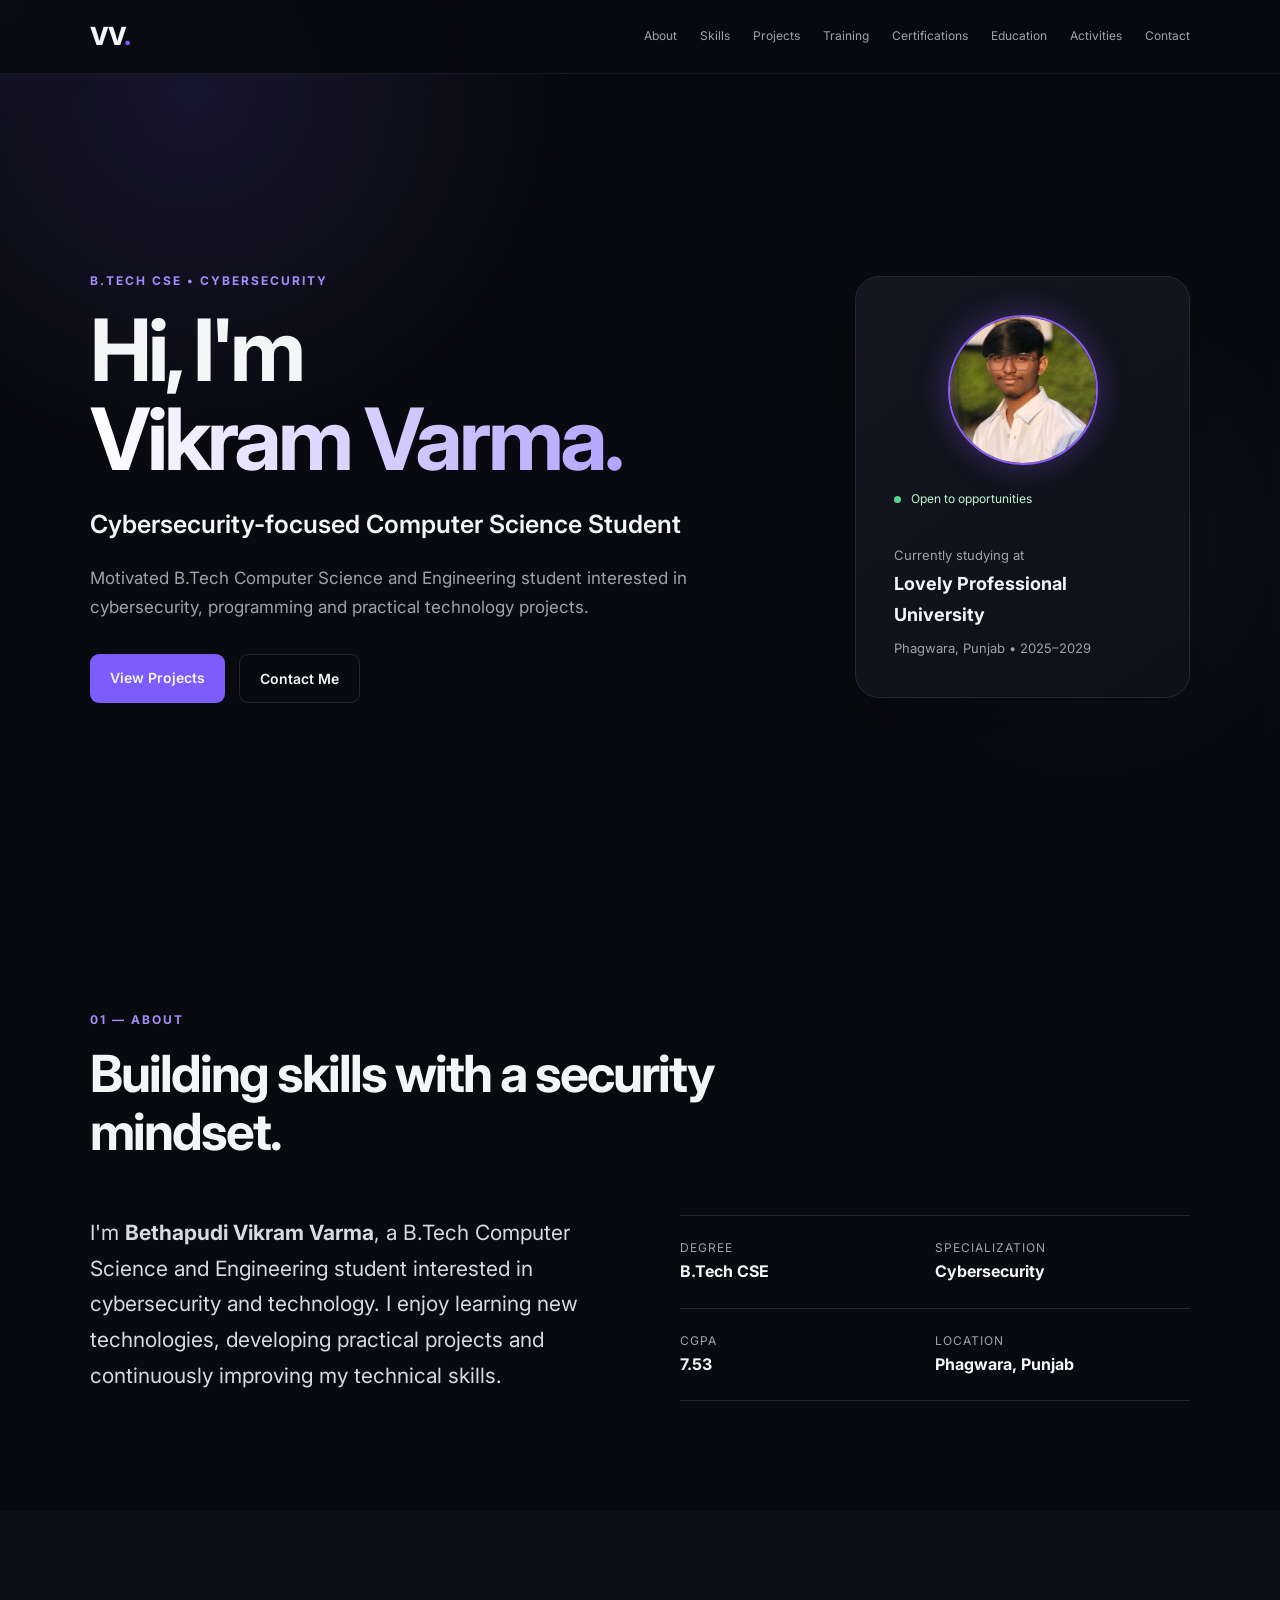
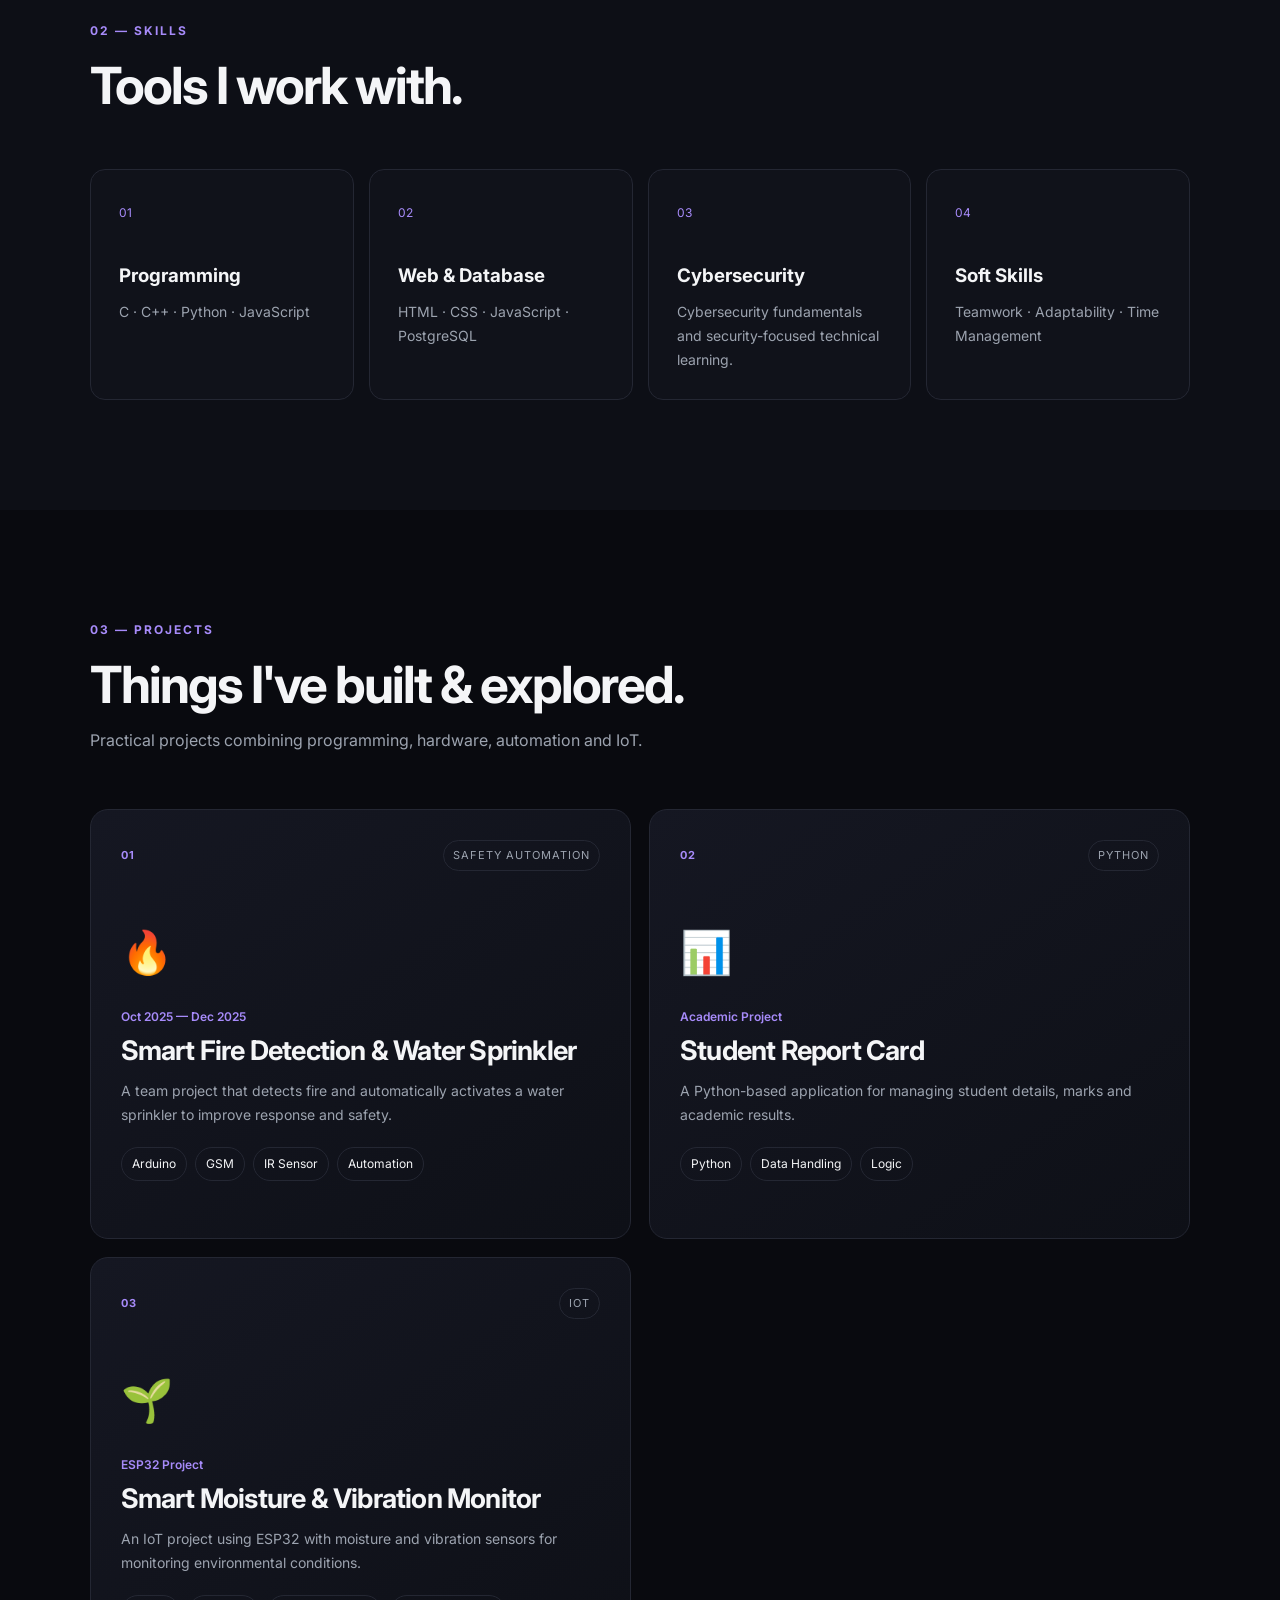
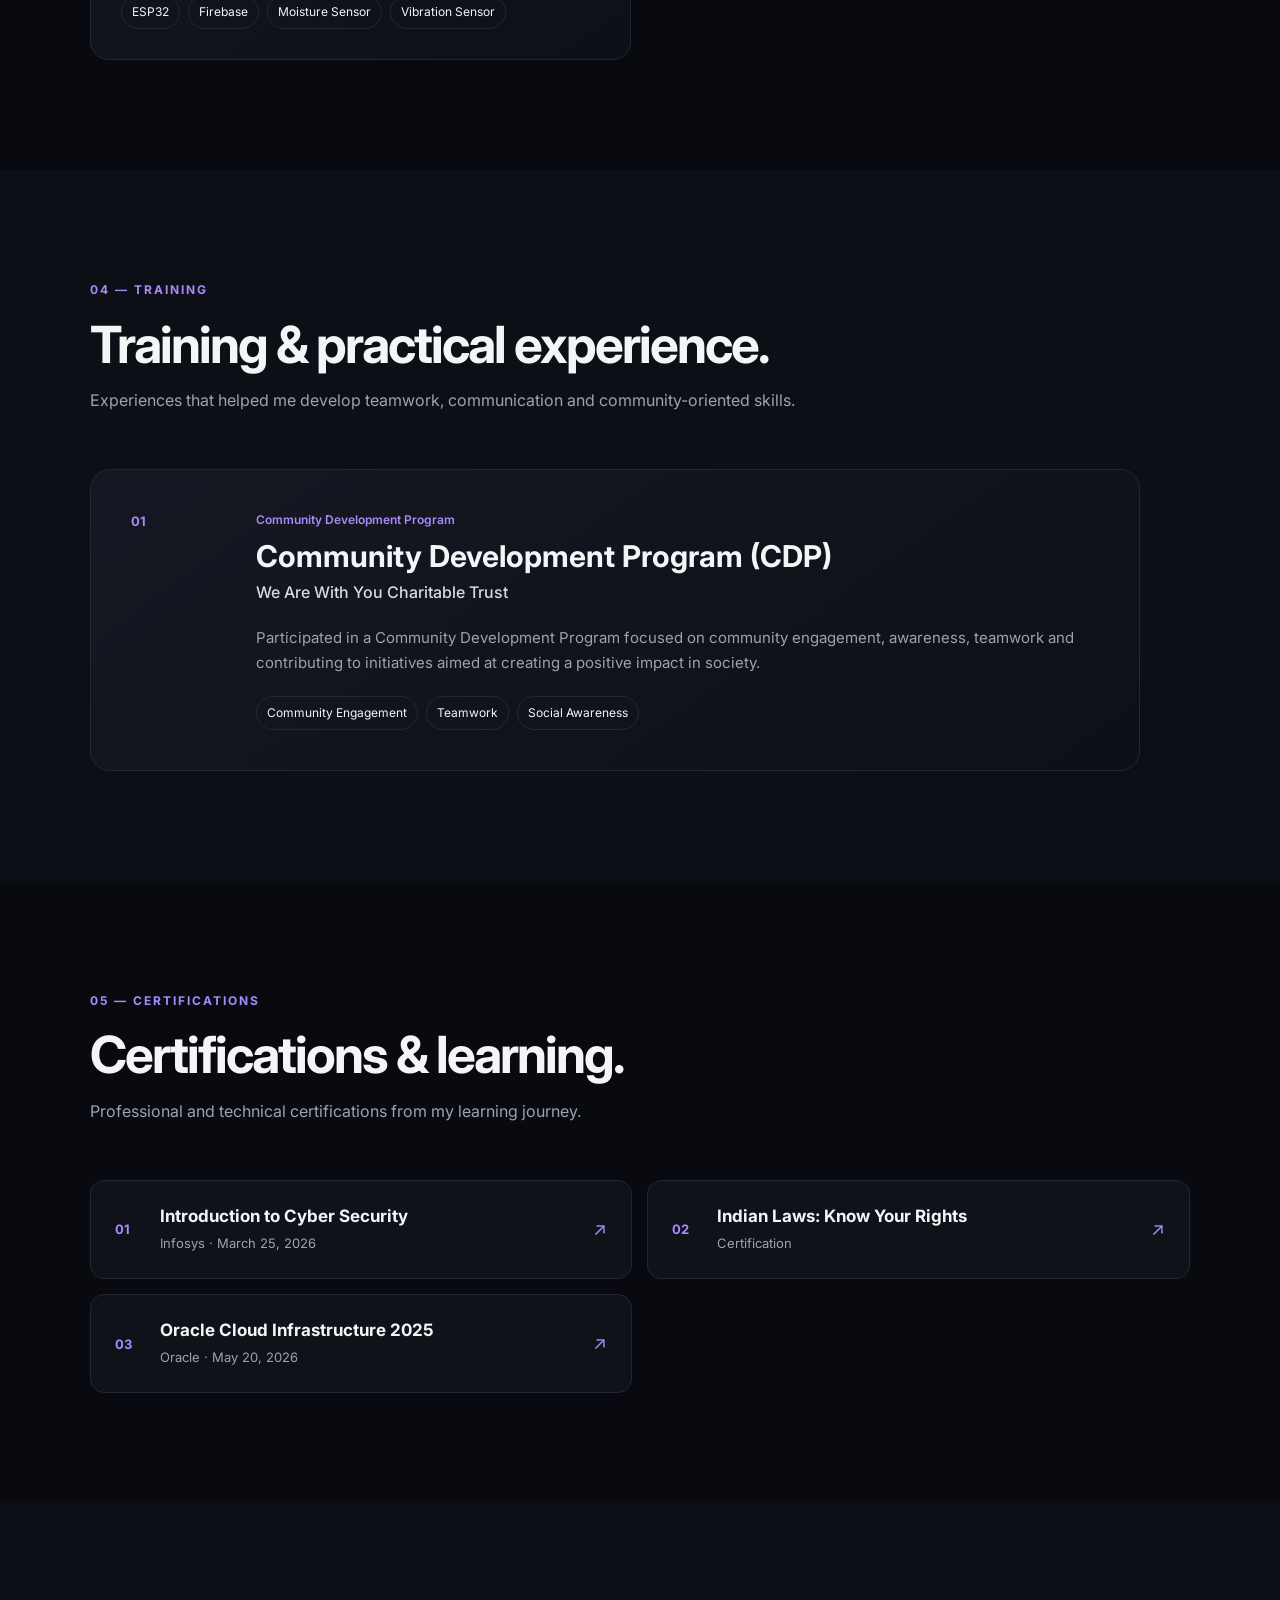
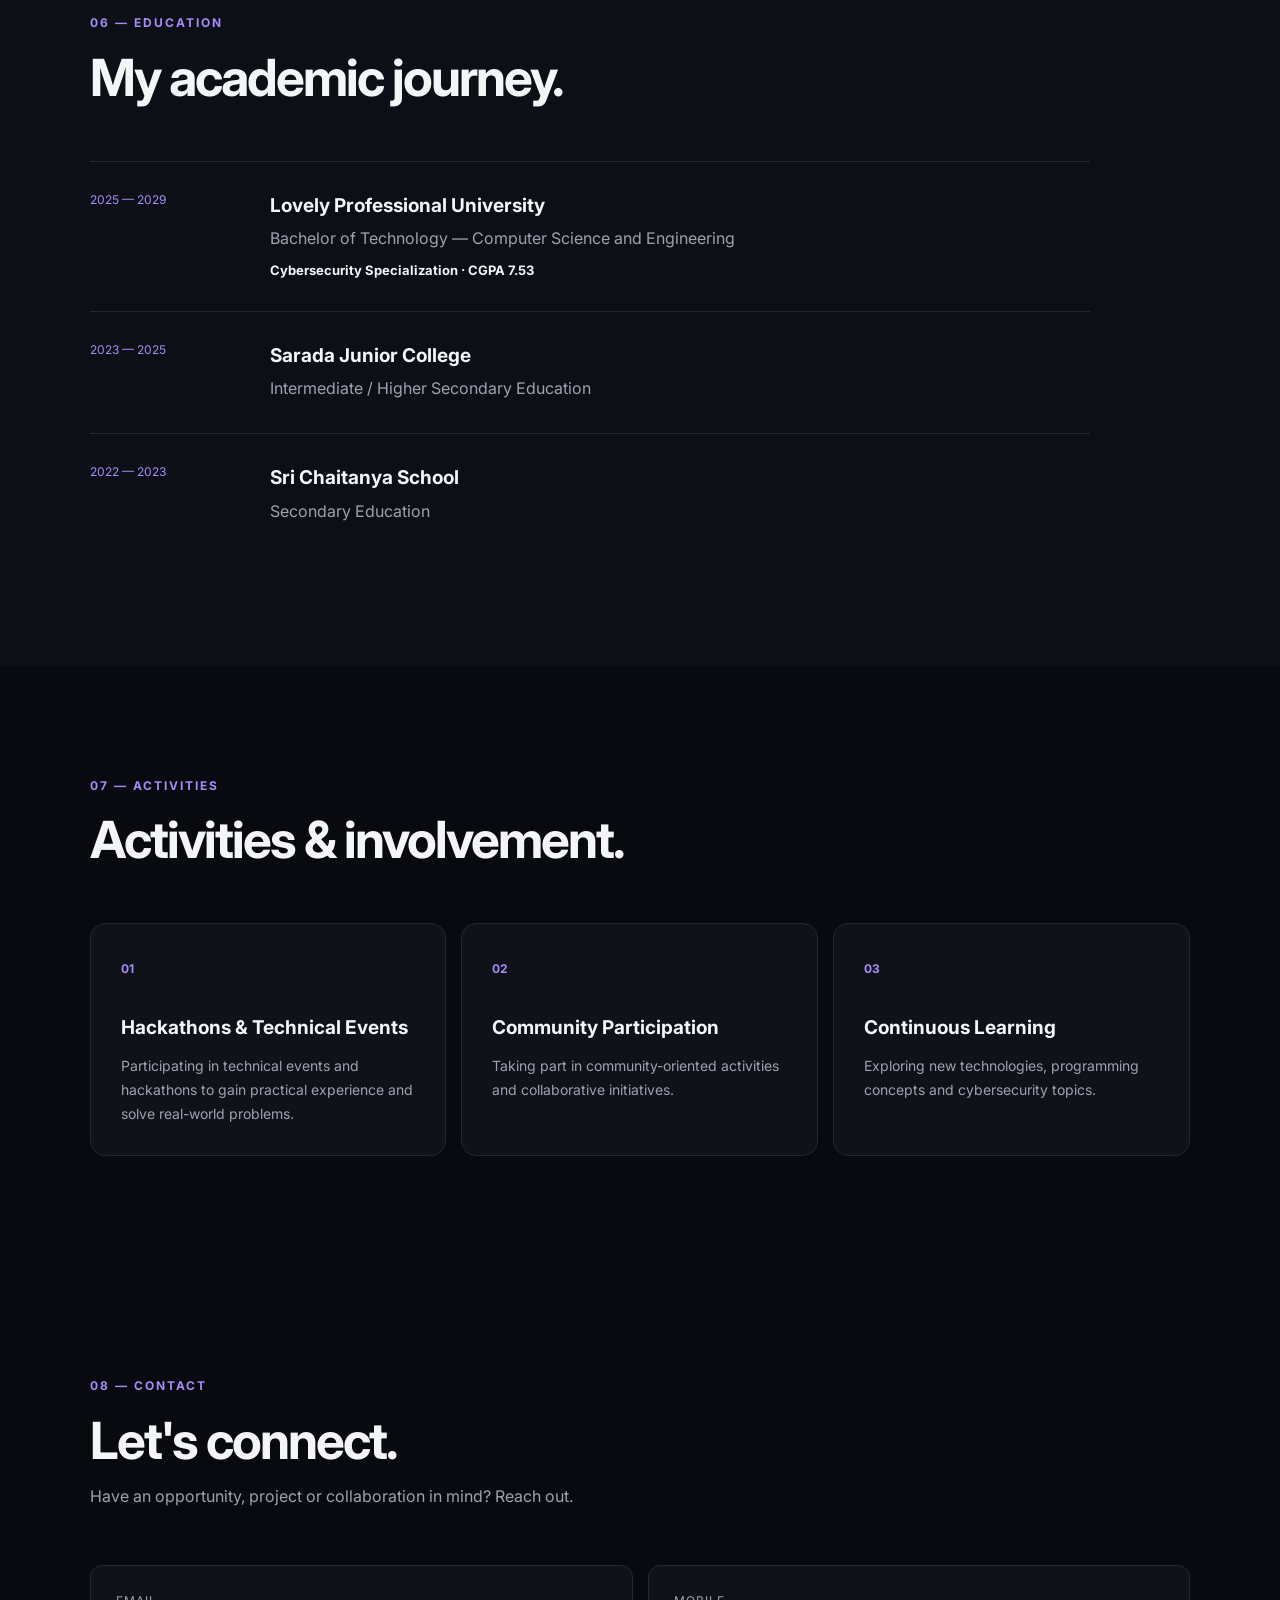
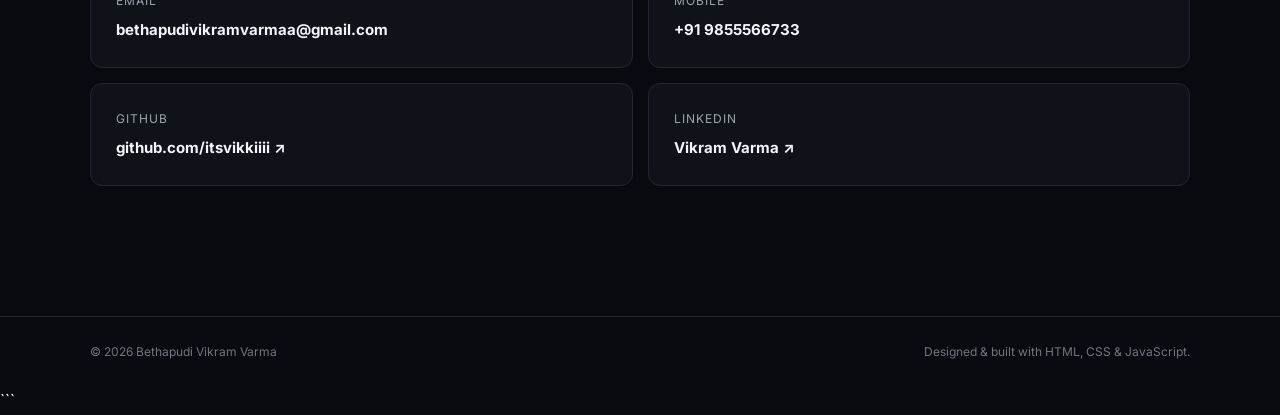
<file: index.html>
<!DOCTYPE html>
<html lang="en">
<head>
  <meta charset="UTF-8">
  <meta name="viewport" content="width=device-width, initial-scale=1.0">

  <title>Vikram Varma | Portfolio</title>

  <link rel="preconnect" href="https://fonts.googleapis.com">
  <link rel="preconnect" href="https://fonts.gstatic.com" crossorigin>

  <link
    href="https://fonts.googleapis.com/css2?family=Inter:wght@400;500;600;700;800&display=swap"
    rel="stylesheet"
  >

  <link rel="stylesheet" href="style.css">
</head>

<body>

  <!-- ================= NAVBAR ================= -->

  <header class="nav">

    <a href="#home" class="logo">
      VV<span>.</span>
    </a>

    <button class="menu" aria-label="Open menu">
      ☰
    </button>

    <nav>
      <a href="#about">About</a>
      <a href="#skills">Skills</a>
      <a href="#projects">Projects</a>
      <a href="#training">Training</a>
      <a href="#certifications">Certifications</a>
      <a href="#education">Education</a>
      <a href="#activities">Activities</a>
      <a href="#contact">Contact</a>
    </nav>

  </header>


  <main>

    <!-- ================= HERO ================= -->

    <section id="home" class="hero">

      <div class="hero-copy">

        <p class="eyebrow">
          B.Tech CSE • Cybersecurity
        </p>

        <h1>
          Hi, I'm
          <span>Vikram Varma.</span>
        </h1>

        <h2>
          Cybersecurity-focused Computer Science Student
        </h2>

        <p class="lead">
          Motivated B.Tech Computer Science and Engineering student
          interested in cybersecurity, programming and practical
          technology projects.
        </p>

        <div class="buttons">

          <a href="#projects" class="btn primary">
            View Projects
          </a>

          <a href="#contact" class="btn secondary">
            Contact Me
          </a>

        </div>

      </div>


      <div class="hero-card">

        <div class="profile-photo">
          <img
            src="vikram.jpg"
            alt="Vikram Varma"
          >
        </div>

        <div class="status">
          <i></i>
          Open to opportunities
        </div>

        <p>Currently studying at</p>

        <strong>
          Lovely Professional University
        </strong>

        <small>
          Phagwara, Punjab • 2025–2029
        </small>

      </div>

    </section>


    <!-- ================= ABOUT ================= -->

    <section id="about" class="section">

      <div class="section-heading">

        <p class="eyebrow">
          01 — About
        </p>

        <h2>
          Building skills with a security mindset.
        </h2>

      </div>


      <div class="about-grid">

        <p>
          I'm <strong>Bethapudi Vikram Varma</strong>, a B.Tech
          Computer Science and Engineering student interested in
          cybersecurity and technology. I enjoy learning new
          technologies, developing practical projects and
          continuously improving my technical skills.
        </p>


        <div class="facts">

          <div>
            <span>Degree</span>
            <strong>B.Tech CSE</strong>
          </div>

          <div>
            <span>Specialization</span>
            <strong>Cybersecurity</strong>
          </div>

          <div>
            <span>CGPA</span>
            <strong>7.53</strong>
          </div>

          <div>
            <span>Location</span>
            <strong>Phagwara, Punjab</strong>
          </div>

        </div>

      </div>

    </section>


    <!-- ================= SKILLS ================= -->

    <section id="skills" class="section alt">

      <div class="section-heading">

        <p class="eyebrow">
          02 — Skills
        </p>

        <h2>
          Tools I work with.
        </h2>

      </div>


      <div class="skill-grid">

        <div class="skill-card">

          <span>01</span>

          <h3>
            Programming
          </h3>

          <p>
            C · C++ · Python · JavaScript
          </p>

        </div>


        <div class="skill-card">

          <span>02</span>

          <h3>
            Web & Database
          </h3>

          <p>
            HTML · CSS · JavaScript · PostgreSQL
          </p>

        </div>


        <div class="skill-card">

          <span>03</span>

          <h3>
            Cybersecurity
          </h3>

          <p>
            Cybersecurity fundamentals and security-focused
            technical learning.
          </p>

        </div>


        <div class="skill-card">

          <span>04</span>

          <h3>
            Soft Skills
          </h3>

          <p>
            Teamwork · Adaptability · Time Management
          </p>

        </div>

      </div>

    </section>


    <!-- ================= PROJECTS ================= -->

    <section id="projects" class="section">

      <div class="section-heading">

        <p class="eyebrow">
          03 — Projects
        </p>

        <h2>
          Things I've built & explored.
        </h2>

        <p>
          Practical projects combining programming, hardware,
          automation and IoT.
        </p>

      </div>


      <div class="project-grid">


        <!-- PROJECT 1 -->

        <article class="project-card featured">

          <div class="project-top">

            <span class="project-index">
              01
            </span>

            <span class="project-label">
              Safety Automation
            </span>

          </div>

          <div class="project-icon">
            🔥
          </div>

          <p class="tag">
            Oct 2025 — Dec 2025
          </p>

          <h3>
            Smart Fire Detection & Water Sprinkler
          </h3>

          <p>
            A team project that detects fire and automatically
            activates a water sprinkler to improve response
            and safety.
          </p>

          <div class="chips">
            <span>Arduino</span>
            <span>GSM</span>
            <span>IR Sensor</span>
            <span>Automation</span>
          </div>

        </article>


        <!-- PROJECT 2 -->

        <article class="project-card">

          <div class="project-top">

            <span class="project-index">
              02
            </span>

            <span class="project-label">
              Python
            </span>

          </div>

          <div class="project-icon">
            📊
          </div>

          <p class="tag">
            Academic Project
          </p>

          <h3>
            Student Report Card
          </h3>

          <p>
            A Python-based application for managing student
            details, marks and academic results.
          </p>

          <div class="chips">
            <span>Python</span>
            <span>Data Handling</span>
            <span>Logic</span>
          </div>

        </article>


        <!-- PROJECT 3 -->

        <article class="project-card">

          <div class="project-top">

            <span class="project-index">
              03
            </span>

            <span class="project-label">
              IoT
            </span>

          </div>

          <div class="project-icon">
            🌱
          </div>

          <p class="tag">
            ESP32 Project
          </p>

          <h3>
            Smart Moisture & Vibration Monitor
          </h3>

          <p>
            An IoT project using ESP32 with moisture and
            vibration sensors for monitoring environmental
            conditions.
          </p>

          <div class="chips">
            <span>ESP32</span>
            <span>Firebase</span>
            <span>Moisture Sensor</span>
            <span>Vibration Sensor</span>
          </div>

        </article>

      </div>

    </section>


    <!-- ================= TRAINING ================= -->

    <section id="training" class="section alt">

      <div class="section-heading">

        <p class="eyebrow">
          04 — Training
        </p>

        <h2>
          Training & practical experience.
        </h2>

        <p>
          Experiences that helped me develop teamwork,
          communication and community-oriented skills.
        </p>

      </div>


      <div class="training-card">

        <div class="training-number">
          01
        </div>


        <div class="training-content">

          <p class="tag">
            Community Development Program
          </p>

          <h3>
            Community Development Program (CDP)
          </h3>

          <h4>
            We Are With You Charitable Trust
          </h4>

          <p>
            Participated in a Community Development Program
            focused on community engagement, awareness,
            teamwork and contributing to initiatives aimed
            at creating a positive impact in society.
          </p>


          <div class="chips">

            <span>Community Engagement</span>
            <span>Teamwork</span>
            <span>Social Awareness</span>

          </div>

        </div>

      </div>

    </section>


    <!-- ================= CERTIFICATIONS ================= -->

    <section id="certifications" class="section">

      <div class="section-heading">

        <p class="eyebrow">
          05 — Certifications
        </p>

        <h2>
          Certifications & learning.
        </h2>

        <p>
          Professional and technical certifications from my
          learning journey.
        </p>

      </div>


      <div class="certs">


        <!-- CERTIFICATE 1 -->

        <a
          href="certificate.html?cert=infosys"
          class="certificate-card"
        >

          <div class="certificate-number">
            01
          </div>

          <div class="certificate-content">

            <h3>
              Introduction to Cyber Security
            </h3>

            <p>
              Infosys · March 25, 2026
            </p>

          </div>

          <span class="certificate-arrow">
            ↗
          </span>

        </a>


        <!-- CERTIFICATE 2 -->

        <a
          href="certificate.html?cert=laws"
          class="certificate-card"
        >

          <div class="certificate-number">
            02
          </div>

          <div class="certificate-content">

            <h3>
              Indian Laws: Know Your Rights
            </h3>

            <p>
              Certification
            </p>

          </div>

          <span class="certificate-arrow">
            ↗
          </span>

        </a>


        <!-- CERTIFICATE 3 -->

        <a
          href="certificate.html?cert=oracle"
          class="certificate-card"
        >

          <div class="certificate-number">
            03
          </div>

          <div class="certificate-content">

            <h3>
              Oracle Cloud Infrastructure 2025
            </h3>

            <p>
              Oracle · May 20, 2026
            </p>

          </div>

          <span class="certificate-arrow">
            ↗
          </span>

        </a>

      </div>

    </section>


    <!-- ================= EDUCATION ================= -->

    <section id="education" class="section alt">

      <div class="section-heading">

        <p class="eyebrow">
          06 — Education
        </p>

        <h2>
          My academic journey.
        </h2>

      </div>


      <div class="timeline">


        <div class="timeline-item">

          <span>
            2025 — 2029
          </span>

          <div>

            <h3>
              Lovely Professional University
            </h3>

            <p>
              Bachelor of Technology — Computer Science
              and Engineering
            </p>

            <strong>
              Cybersecurity Specialization · CGPA 7.53
            </strong>

          </div>

        </div>


        <div class="timeline-item">

          <span>
            2023 — 2025
          </span>

          <div>

            <h3>
              Sarada Junior College
            </h3>

            <p>
              Intermediate / Higher Secondary Education
            </p>

          </div>

        </div>


        <div class="timeline-item">

          <span>
            2022 — 2023
          </span>

          <div>

            <h3>
              Sri Chaitanya School
            </h3>

            <p>
              Secondary Education
            </p>

          </div>

        </div>

      </div>

    </section>


    <!-- ================= ACTIVITIES ================= -->

    <section id="activities" class="section">

      <div class="section-heading">

        <p class="eyebrow">
          07 — Activities
        </p>

        <h2>
          Activities & involvement.
        </h2>

      </div>


      <div class="activities-grid">


        <div class="activity-card">

          <span>01</span>

          <h3>
            Hackathons & Technical Events
          </h3>

          <p>
            Participating in technical events and hackathons
            to gain practical experience and solve real-world
            problems.
          </p>

        </div>


        <div class="activity-card">

          <span>02</span>

          <h3>
            Community Participation
          </h3>

          <p>
            Taking part in community-oriented activities
            and collaborative initiatives.
          </p>

        </div>


        <div class="activity-card">

          <span>03</span>

          <h3>
            Continuous Learning
          </h3>

          <p>
            Exploring new technologies, programming concepts
            and cybersecurity topics.
          </p>

        </div>


      </div>

    </section>


    <!-- ================= CONTACT ================= -->

    <section id="contact" class="section contact">

      <div class="section-heading">

        <p class="eyebrow">
          08 — Contact
        </p>

        <h2>
          Let's connect.
        </h2>

        <p>
          Have an opportunity, project or collaboration in mind?
          Reach out.
        </p>

      </div>


      <div class="contact-grid">

        <a href="mailto:bethapudivikramvarmaa@gmail.com">

          <span>Email</span>

          <strong>
            bethapudivikramvarmaa@gmail.com
          </strong>

        </a>


        <a href="tel:+919855566733">

          <span>Mobile</span>

          <strong>
            +91 9855566733
          </strong>

        </a>


        <a
          href="https://github.com/itsvikkiiii"
          target="_blank"
          rel="noopener"
        >

          <span>GitHub</span>

          <strong>
            github.com/itsvikkiiii ↗
          </strong>

        </a>


        <a
          href="https://www.linkedin.com/in/vikram-varma-bethapudi/"
          target="_blank"
          rel="noopener"
        >

          <span>LinkedIn</span>

          <strong>
            Vikram Varma ↗
          </strong>

        </a>

      </div>

    </section>

  </main>


  <!-- CURSOR EFFECT -->

  <div
    class="cursor-glow"
    aria-hidden="true"
  ></div>


  <!-- BACK TO TOP -->

  <button
    class="back-top"
    aria-label="Back to top"
  >
    ↑
  </button>


  <!-- FOOTER -->

  <footer>

    <p>
      © 2026 Bethapudi Vikram Varma
    </p>

    <p>
      Designed & built with HTML, CSS & JavaScript.
    </p>

  </footer>


  <script src="script.js"></script>

</body>
</html>
```
</file>
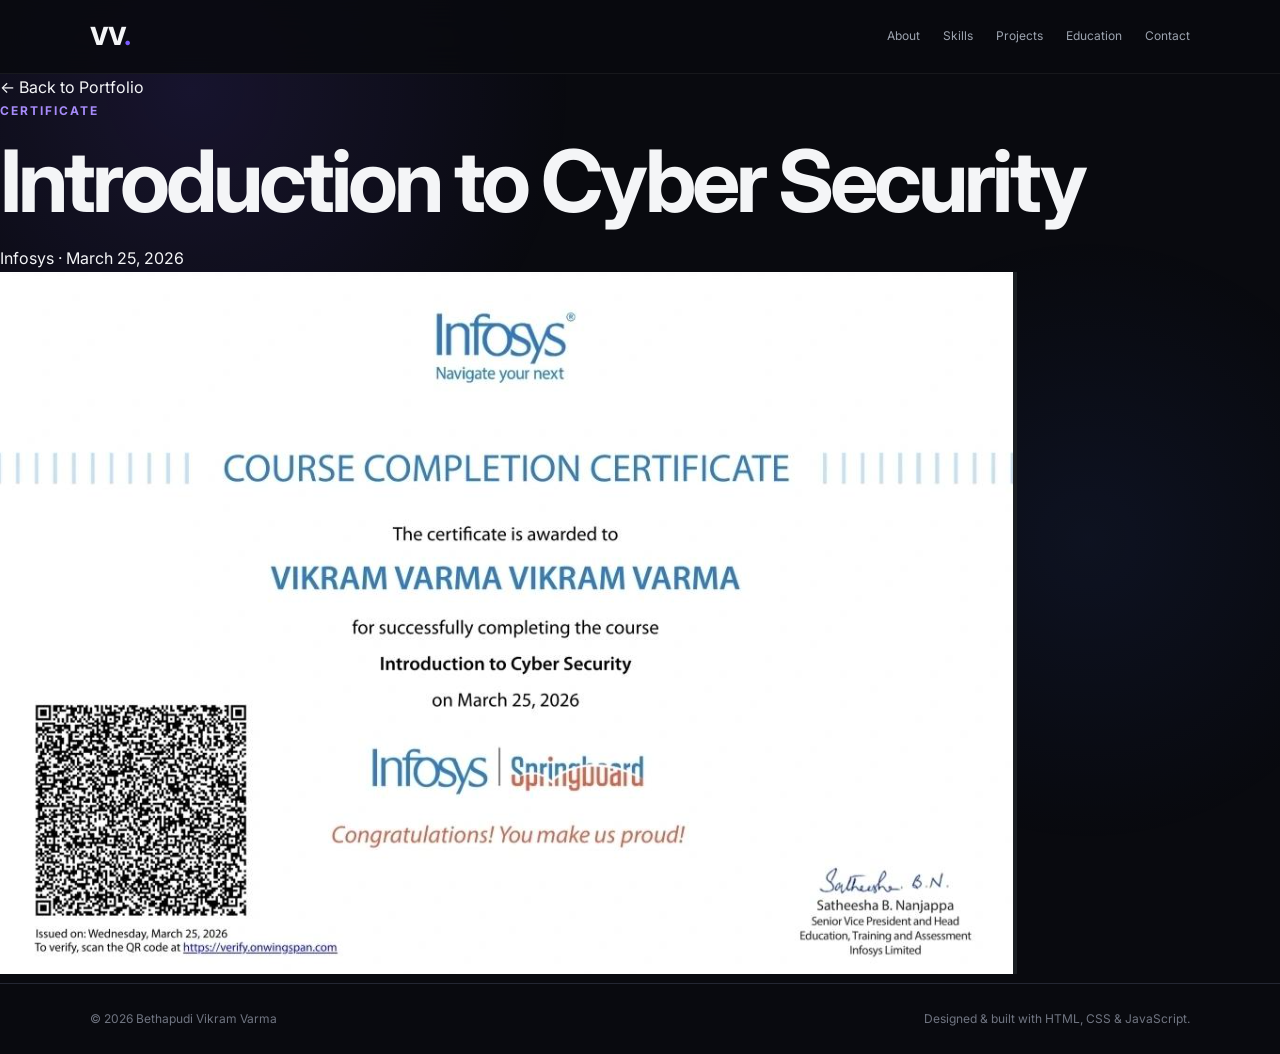
<file: certificate.html>
<!DOCTYPE html>
<html lang="en">

<head>
  <meta charset="UTF-8">
  <meta name="viewport" content="width=device-width, initial-scale=1.0">

  <meta name="description"
        content="Vikram Varma Certificate">

  <title>Certificate | Vikram Varma</title>

  <link rel="preconnect" href="https://fonts.googleapis.com">
  <link rel="preconnect" href="https://fonts.gstatic.com" crossorigin>

  <link
    href="https://fonts.googleapis.com/css2?family=Inter:wght@400;500;600;700;800&display=swap"
    rel="stylesheet">

  <link rel="stylesheet" href="style.css">
</head>

<body class="certificate-page">

  <header class="nav">

    <a class="logo" href="index.html">
      VV<span>.</span>
    </a>

    <nav>
      <a href="index.html#about">About</a>
      <a href="index.html#skills">Skills</a>
      <a href="index.html#projects">Projects</a>
      <a href="index.html#education">Education</a>
      <a href="index.html#contact">Contact</a>
    </nav>

  </header>


  <main class="certificate-view">

    <div class="certificate-heading">

      <a href="index.html#education" class="back-button">
        ← Back to Portfolio
      </a>

      <p class="eyebrow">CERTIFICATE</p>

      <h1 id="certificate-title">
        Certificate
      </h1>

      <p id="certificate-subtitle">
        Bethapudi Vikram Varma
      </p>

    </div>


    <div class="certificate-image-container">

      <img
        id="certificate-image"
        src=""
        alt="Vikram Varma Certificate"
      >

    </div>

  </main>


  <footer>
    <p>© 2026 Bethapudi Vikram Varma</p>
    <p>Designed & built with HTML, CSS & JavaScript.</p>
  </footer>


  <script>

    const certificates = {

      infosys: {
        title: "Introduction to Cyber Security",
        subtitle: "Infosys · March 25, 2026",
        image: "infosys-cybersecurity.png"
      },

      laws: {
        title: "Indian Laws: Know Your Rights",
        subtitle: "Learning Foundation Online",
        image: "indian-laws.png"
      },

      oracle: {
        title: "Oracle Cloud Infrastructure 2025",
        subtitle: "Oracle · May 20, 2026",
        image: "oracle-ai.png"
      }

    };


    const params = new URLSearchParams(
      window.location.search
    );

    const certificateID = params.get("cert");

    const certificate =
      certificates[certificateID] || certificates.infosys;


    document.getElementById("certificate-title").textContent =
      certificate.title;

    document.getElementById("certificate-subtitle").textContent =
      certificate.subtitle;

    document.getElementById("certificate-image").src =
      certificate.image;

    document.getElementById("certificate-image").alt =
      certificate.title;

    document.title =
      certificate.title + " | Vikram Varma";

  </script>

</body>
</html>
</file>
<file: style.css>
/* =========================
   RESET
========================= */

* {
  box-sizing: border-box;
  margin: 0;
  padding: 0;
}

:root {
  --bg: #090a0f;
  --panel: #10121a;
  --text: #f4f5f7;
  --muted: #9ca3af;
  --line: #242733;
  --accent: #7c5cff;
  --accent2: #a78bfa;
}

html {
  scroll-behavior: smooth;
  scroll-padding-top: 80px;
}

body {
  font-family: Inter, Arial, sans-serif;
  background: var(--bg);
  color: var(--text);
  line-height: 1.7;
}

a {
  color: inherit;
  text-decoration: none;
}


/* =========================
   NAVIGATION
========================= */

.nav {
  height: 74px;
  position: sticky;
  top: 0;
  z-index: 100;

  display: flex;
  align-items: center;
  justify-content: space-between;

  padding: 0 7%;

  background: rgba(9, 10, 15, 0.84);
  backdrop-filter: blur(16px);

  border-bottom: 1px solid rgba(255,255,255,0.06);
}

.logo {
  font-size: 25px;
  font-weight: 800;
  letter-spacing: -1px;
}

.logo span {
  color: var(--accent);
}

.nav nav {
  display: flex;
  gap: 23px;
}

.nav nav a {
  font-size: 12px;
  color: var(--muted);
  transition: 0.2s;
}

.nav nav a:hover {
  color: #fff;
}

.menu {
  display: none;

  background: transparent;
  border: 0;

  color: #fff;

  font-size: 25px;

  cursor: pointer;
}


/* =========================
   HERO
========================= */

.hero {
  min-height: calc(100vh - 74px);

  padding: 100px 7%;

  display: grid;
  grid-template-columns: 1.35fr 0.65fr;

  gap: 70px;

  align-items: center;

  max-width: 1400px;

  margin: auto;
}

.hero-copy {
  animation: heroIn 0.8s ease both;
}

.eyebrow {
  color: var(--accent2);

  font-size: 12px;
  font-weight: 700;

  letter-spacing: 2px;

  text-transform: uppercase;

  margin-bottom: 15px;
}

h1 {
  font-size: clamp(48px, 7vw, 86px);

  line-height: 1.03;

  letter-spacing: -4px;

  margin-bottom: 20px;
}

h1 span {
  display: block;

  background: linear-gradient(
    90deg,
    #fff,
    #9c88ff
  );

  -webkit-background-clip: text;
  color: transparent;
}

.hero h2 {
  font-size: clamp(18px, 2vw, 25px);

  font-weight: 600;

  margin-bottom: 18px;
}

.lead {
  max-width: 700px;

  color: var(--muted);

  font-size: 17px;
}

.buttons {
  display: flex;

  gap: 14px;

  margin-top: 32px;
}

.btn {
  padding: 12px 20px;

  border-radius: 9px;

  font-weight: 600;

  font-size: 14px;

  transition: 0.25s;
}

.btn:hover {
  transform: translateY(-2px);
}

.primary {
  background: var(--accent);
}

.secondary {
  border: 1px solid var(--line);
}


/* =========================
   HERO CARD
========================= */

.hero-card {
  background: linear-gradient(
    145deg,
    #151622,
    #0e1017
  );

  border: 1px solid var(--line);

  border-radius: 24px;

  padding: 38px;

  box-shadow:
    0 25px 80px rgba(0,0,0,0.25);

  animation: heroIn 1s 0.12s ease both;
}

.profile-photo {
  width: 150px;
  height: 150px;

  margin: 0 auto 24px;

  border-radius: 50%;

  overflow: hidden;

  border: 2px solid #8b5cf6;

  box-shadow:
    0 0 30px rgba(139,92,246,0.35);
}

.profile-photo img {
  width: 100%;
  height: 100%;

  object-fit: cover;

  display: block;
}

.status {
  font-size: 12px;

  color: #b7f7ce;

  margin-bottom: 35px;
}

.status i {
  display: inline-block;

  width: 7px;
  height: 7px;

  background: #55d889;

  border-radius: 50%;

  margin-right: 7px;
}

.hero-card p,
.hero-card small {
  display: block;

  color: var(--muted);

  font-size: 13px;
}

.hero-card strong {
  display: block;

  font-size: 18px;

  margin: 3px 0 7px;
}


/* =========================
   SECTIONS
========================= */

.section {
  padding: 110px 7%;

  max-width: 1400px;

  margin: auto;
}

.alt {
  max-width: none;

  background: #0d0f16;
}

.section-heading {
  max-width: 760px;

  margin-bottom: 55px;
}

.section-heading h2 {
  font-size: clamp(32px,4vw,54px);

  line-height: 1.12;

  letter-spacing: -2px;
}

.section-heading > p:last-child {
  color: var(--muted);

  margin-top: 14px;
}


/* =========================
   ABOUT
========================= */

.about-grid {
  display: grid;

  grid-template-columns: 1fr 1fr;

  gap: 80px;
}

.about-grid > p {
  font-size: 21px;

  color: #d8dae0;
}

.facts {
  display: grid;

  grid-template-columns: 1fr 1fr;

  border-top: 1px solid var(--line);
}

.facts div {
  padding: 22px 0;

  border-bottom: 1px solid var(--line);
}

.facts span {
  display: block;

  color: var(--muted);

  font-size: 12px;

  text-transform: uppercase;

  letter-spacing: 1px;
}

.facts strong {
  font-size: 16px;
}


/* =========================
   SKILLS
========================= */

.skill-grid {
  max-width: 1200px;

  margin: auto;

  display: grid;

  grid-template-columns:
    repeat(4, 1fr);

  gap: 15px;
}

.skill-card {
  padding: 28px;

  background: var(--panel);

  border: 1px solid var(--line);

  border-radius: 15px;

  min-height: 200px;
}

.skill-card span {
  color: var(--accent2);

  font-size: 12px;
}

.skill-card h3 {
  margin: 35px 0 8px;
}

.skill-card p {
  color: var(--muted);

  font-size: 14px;
}


/* =========================
   PROJECTS
========================= */

.project-grid {
  display: grid;

  grid-template-columns:
    repeat(2, 1fr);

  gap: 18px;

  max-width: 1150px;
}

.project-card {
  position: relative;

  overflow: hidden;

  padding: 30px;

  min-height: 380px;

  background: linear-gradient(
    145deg,
    #151722,
    #0e1017
  );

  border: 1px solid var(--line);

  border-radius: 18px;

  transition:
    transform 0.3s ease,
    border-color 0.3s ease,
    box-shadow 0.3s ease;
}

.project-card:hover {
  transform: translateY(-8px);

  border-color: #51428e;

  box-shadow:
    0 22px 55px rgba(0,0,0,0.3);
}

.project-card.featured {
  min-height: 430px;
}

.project-top {
  display: flex;

  justify-content: space-between;

  align-items: center;

  color: var(--muted);

  font-size: 11px;

  text-transform: uppercase;

  letter-spacing: 1px;
}

.project-index {
  color: var(--accent2);

  font-weight: 700;
}

.project-label {
  border: 1px solid var(--line);

  border-radius: 20px;

  padding: 5px 9px;
}

.project-icon {
  font-size: 42px;

  margin: 45px 0 20px;
}

.project-card h3 {
  font-size: 27px;

  line-height: 1.2;

  margin: 7px 0 12px;

  letter-spacing: -0.8px;
}

.project-card p:not(.tag) {
  color: var(--muted);

  font-size: 14px;

  max-width: 650px;
}

.tag {
  color: var(--accent2);

  font-size: 12px;

  font-weight: 600;
}

.chips {
  display: flex;

  flex-wrap: wrap;

  gap: 8px;

  margin-top: 20px;
}

.chips span {
  font-size: 12px;

  padding: 6px 10px;

  border: 1px solid var(--line);

  border-radius: 20px;
}


/* =========================
   TRAINING
========================= */

.training-card {
  max-width: 1050px;

  display: grid;

  grid-template-columns: 90px 1fr;

  gap: 35px;

  padding: 40px;

  background: linear-gradient(
    145deg,
    #151722,
    #0e1017
  );

  border: 1px solid var(--line);

  border-radius: 20px;

  transition:
    transform 0.3s ease,
    border-color 0.3s ease,
    box-shadow 0.3s ease;
}

.training-card:hover {
  transform: translateY(-5px);

  border-color: #51428e;

  box-shadow:
    0 22px 55px rgba(0,0,0,0.25);
}

.training-number {
  color: var(--accent2);

  font-size: 13px;

  font-weight: 700;
}

.training-content h3 {
  font-size: 30px;

  line-height: 1.2;

  margin: 8px 0 5px;
}

.training-content h4 {
  color: #d8dae0;

  font-size: 16px;

  font-weight: 500;

  margin-bottom: 18px;
}

.training-content > p:not(.tag) {
  color: var(--muted);

  font-size: 15px;
}


/* =========================
   CERTIFICATIONS
========================= */

.certs {
  display: grid;

  grid-template-columns:
    1fr 1fr;

  gap: 15px;

  max-width: 1100px;
}

.certificate-card {
  display: flex;

  align-items: center;

  gap: 20px;

  padding: 24px;

  background: var(--panel);

  border: 1px solid var(--line);

  border-radius: 14px;

  transition:
    transform 0.25s ease,
    border-color 0.25s ease,
    background 0.25s ease;
}

.certificate-card:hover {
  transform: translateY(-5px);

  border-color: #51428e;

  background: #141621;
}

.certificate-number {
  color: var(--accent2);

  font-size: 13px;

  font-weight: 700;

  min-width: 25px;
}

.certificate-content {
  flex: 1;
}

.certificate-content h3 {
  font-size: 17px;

  line-height: 1.3;

  margin-bottom: 5px;
}

.certificate-content p {
  color: var(--muted);

  font-size: 13px;
}

.certificate-arrow {
  color: var(--accent2);

  font-size: 18px;
}


/* =========================
   EDUCATION
========================= */

.timeline {
  max-width: 1000px;
}

.timeline-item {
  display: grid;

  grid-template-columns: 150px 1fr;

  gap: 30px;

  padding: 28px 0;

  border-top: 1px solid var(--line);
}

.timeline-item > span {
  font-size: 12px;

  color: var(--accent2);
}

.timeline-item h3 {
  font-size: 19px;
}

.timeline-item p {
  color: var(--muted);

  margin: 3px 0;
}

.timeline-item strong {
  font-size: 13px;
}


/* =========================
   ACTIVITIES
========================= */

.activities-grid {
  display: grid;

  grid-template-columns:
    repeat(3, 1fr);

  gap: 15px;

  max-width: 1100px;
}

.activity-card {
  padding: 30px;

  min-height: 210px;

  background: var(--panel);

  border: 1px solid var(--line);

  border-radius: 15px;

  transition:
    transform 0.25s ease,
    border-color 0.25s ease;
}

.activity-card:hover {
  transform: translateY(-5px);

  border-color: #51428e;
}

.activity-card > span {
  color: var(--accent2);

  font-size: 12px;

  font-weight: 700;
}

.activity-card h3 {
  margin: 30px 0 10px;

  font-size: 19px;
}

.activity-card p {
  color: var(--muted);

  font-size: 14px;
}


/* =========================
   CONTACT
========================= */

.contact {
  padding-bottom: 130px;
}

.contact-grid {
  display: grid;

  grid-template-columns:
    1fr 1fr;

  gap: 15px;
}

.contact-grid a {
  padding: 25px;

  background: var(--panel);

  border: 1px solid var(--line);

  border-radius: 12px;

  transition: 0.2s;
}

.contact-grid a:hover {
  transform: translateY(-3px);

  border-color: #51428e;
}

.contact-grid span {
  display: block;

  color: var(--muted);

  font-size: 12px;

  text-transform: uppercase;

  letter-spacing: 1px;
}

.contact-grid strong {
  display: block;

  margin-top: 5px;

  font-size: 15px;

  word-break: break-word;
}


/* =========================
   FOOTER
========================= */

footer {
  border-top: 1px solid var(--line);

  padding: 25px 7%;

  display: flex;

  justify-content: space-between;

  color: #707582;

  font-size: 12px;
}


/* =========================
   BACKGROUND
========================= */

body::before {
  content: "";

  position: fixed;

  inset: 0;

  pointer-events: none;

  z-index: -2;

  background:
    radial-gradient(
      circle at 15% 10%,
      rgba(124,92,255,0.13),
      transparent 28%
    ),
    radial-gradient(
      circle at 85% 60%,
      rgba(75,120,255,0.08),
      transparent 25%
    );
}


/* =========================
   ANIMATION
========================= */

@keyframes heroIn {

  from {
    opacity: 0;
    transform: translateY(18px);
  }

  to {
    opacity: 1;
    transform: none;
  }

}


/* =========================
   CURSOR GLOW
========================= */

.cursor-glow {
  position: fixed;

  left: 0;
  top: 0;

  width: 260px;
  height: 260px;

  border-radius: 50%;

  pointer-events: none;

  z-index: -1;

  background:
    radial-gradient(
      circle,
      rgba(124,92,255,0.08),
      transparent 68%
    );

  transform:
    translate(-50%, -50%);
}


/* =========================
   BACK TO TOP
========================= */

.back-top {
  position: fixed;

  right: 25px;
  bottom: 25px;

  width: 43px;
  height: 43px;

  border: 1px solid var(--line);

  border-radius: 50%;

  background: #11131b;

  color: #fff;

  display: grid;

  place-items: center;

  opacity: 0;

  pointer-events: none;

  transition: 0.25s;

  z-index: 20;

  cursor: pointer;
}

.back-top.show {
  opacity: 1;

  pointer-events: auto;
}


/* =========================
   RESPONSIVE
========================= */

@media (max-width: 1050px) {

  .nav nav {
    gap: 15px;
  }

  .nav nav a {
    font-size: 11px;
  }

}


@media (max-width: 850px) {

  .nav {
    padding: 0 5%;
  }

  .nav nav {
    display: none;

    position: absolute;

    top: 74px;

    left: 0;
    right: 0;

    padding: 20px 5%;

    background: #0b0c11;

    border-bottom: 1px solid var(--line);

    flex-direction: column;

    gap: 15px;
  }

  .nav nav.open {
    display: flex;
  }

  .menu {
    display: block;
  }


  .hero {
    grid-template-columns: 1fr;

    padding: 75px 5%;
  }


  .section {
    padding: 80px 5%;
  }


  .about-grid {
    grid-template-columns: 1fr;

    gap: 35px;
  }


  .skill-grid {
    grid-template-columns: 1fr 1fr;
  }


  .project-grid {
    grid-template-columns: 1fr;
  }


  .training-card {
    grid-template-columns: 1fr;

    gap: 10px;
  }


  .certs {
    grid-template-columns: 1fr;
  }


  .activities-grid {
    grid-template-columns: 1fr;
  }


  .contact-grid {
    grid-template-columns: 1fr;
  }

}


@media (max-width: 520px) {

  h1 {
    letter-spacing: -2px;
  }


  .buttons {
    flex-direction: column;
  }


  .btn {
    text-align: center;
  }


  .skill-grid {
    grid-template-columns: 1fr;
  }


  .timeline-item {
    grid-template-columns: 1fr;

    gap: 5px;
  }


  .training-card {
    padding: 25px;
  }


  .training-content h3 {
    font-size: 24px;
  }


  footer {
    display: block;
  }


  footer p + p {
    margin-top: 5px;
  }

}
```
</file>
